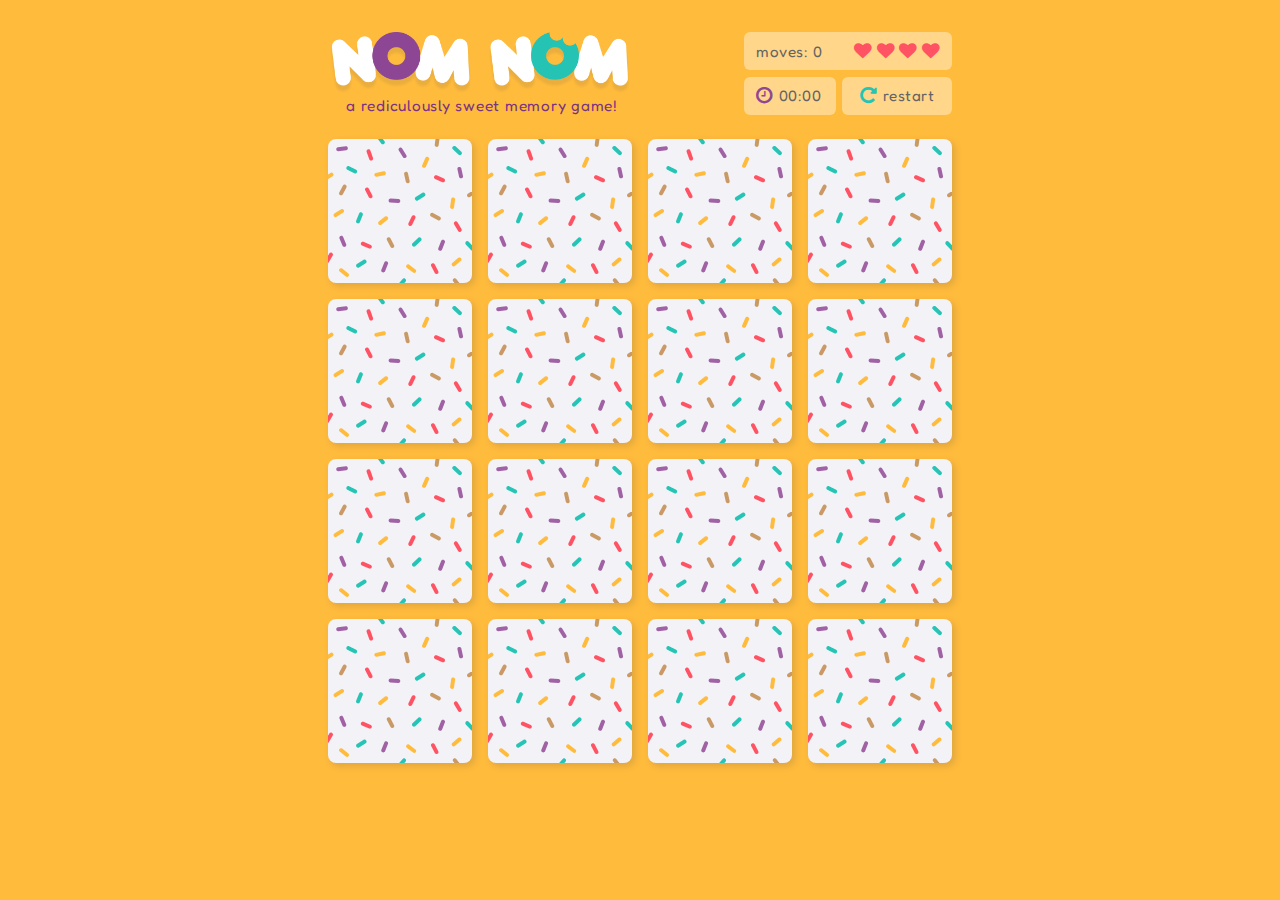
<file: index.html>
<!DOCTYPE html>
<html lang="en">
  <head>
    <meta charset="utf-8" />
    <title>Nom Nom: A rediculously sweet memory game!</title>
    <meta name="viewport" content="width=device-width, initial-scale=1" />
    <link
      rel="stylesheet prefetch"
      href="https://maxcdn.bootstrapcdn.com/font-awesome/4.6.1/css/font-awesome.min.css"
    />
    <link
      href="https://fonts.googleapis.com/css?family=Quicksand:700&display=swap"
      rel="stylesheet prefetch"
    />
    <link
      href="https://fonts.googleapis.com/css?family=Fredoka+One&display=swap"
      rel="stylesheet prefetch"
    />
    <link rel="stylesheet" href="css/index.min.css" />
  </head>
  <body>
    <div class="game-container">
      <div class="game-inner-container">
        <header>
          <div class="nom-logo">
            <!-- <img src="./img/nom_logo_bite.svg" alt="Nom Nom logo" /> -->
            <img src="./img/nom_logo.png" alt="Nom Nom logo" />
            <p class="tagline">a rediculously sweet memory game!</p>
          </div>
          <!-- start score panel -->
          <section class="score-panel">
            <div class="heart-container">
              <div><span>moves: </span><span class="moves number">0</span></div>
              <div class="hearts">
                <i class="fa fa-heart"></i>
                <i class="fa fa-heart"></i>
                <i class="fa fa-heart"></i>
                <i class="fa fa-heart"></i>
              </div>
            </div>
            <div class="timer">
              <i class="fa fa-clock-o"></i>
              <!-- <span>Time: </span> -->
              <label id="minutes" class="number">00</label>:<label
                id="seconds"
                class="number"
                >00</label
              >
            </div>
            <div class="restart">
              <i class="fa fa-repeat"></i>
              <span>restart</span>
            </div>
          </section>
          <!-- end score panel -->
        </header>
        <!-- start deck -->
        <ul class="deck">
          <li class="card">
            <img src="./img/popsicle.svg" alt="popsicle" />
          </li>
          <li class="card">
            <img src="./img/candy.svg" alt="candy" />
          </li>
          <li class="card match">
            <img src="./img/cookies.svg" alt="cookies" />
          </li>
          <li class="card">
            <img src="./img/cupcake.svg" alt="cupcake" />
          </li>
          <li class="card">
            <img src="./img/donut.svg" alt="donut" />
          </li>
          <li class="card match">
            <img src="./img/cookies.svg" alt="cookies" />
          </li>
          <li class="card">
            <img src="./img/icecream.svg" alt="ice cream" />
          </li>
          <li class="card">
            <img src="./img/pancakes.svg" alt="pancakes" />
          </li>
          <li class="card">
            <img src="./img/popsicle.svg" alt="popsicle" />
          </li>
          <li class="card">
            <img src="./img/pie.svg" alt="pie" />
          </li>
          <li class="card">
            <img src="./img/icecream.svg" alt="ice cream" />
          </li>
          <li class="card">
            <img src="./img/pie.svg" alt="pie" />
          </li>
          <li class="card open show">
            <img src="./img/cupcake.svg" alt="cupcake" />
          </li>
          <li class="card">
            <img src="./img/pancakes.svg" alt="pancakes" />
          </li>
          <li class="card">
            <img src="./img/candy.svg" alt="candy" />
          </li>
          <li class="card">
            <img src="./img/donut.svg" alt="donut" />
          </li>
        </ul>
      </div>
    </div>
    <!-- end deck -->
    <!-- start winner modal -->
    <aside class="modal winner" id="modal-winner">
      <div class="modal-content">
        <img
          class="modal-image"
          src="./img/modal_winner.svg"
          alt="Dessert cartoons celebrating"
        />
        <h4>Sweetness!</h4>
        <p>You have an exceptional memory!</p>
        <p>Moves: <span class="modal-moves"></span></p>
        <p>Time: <span class="modal-time"></span></p>
        <p>Rating: <span class="modal-rating"></span></p>
        <button class="play-again">Play Again!</button>
      </div>
    </aside>
    <!-- end modal -->
    <!-- start loser modal -->
    <aside class="modal loser" id="modal-loser">
      <div class="modal-content">
        <img
          class="modal-image"
          src="./img/modal_loser.svg"
          alt="Melting popsicle with sad face"
        />
        <h4>Ruh roh!</h4>
        <p>
          Your blood sugar is extremely low. It must be affecting your memory.
          Grab a sweet treat and try again!
        </p>
        <button class="play-again">Play Again!</button>
      </div>
    </aside>
    <!-- end modal -->
    <script src="js/app.js"></script>
  </body>
</html>
</file>
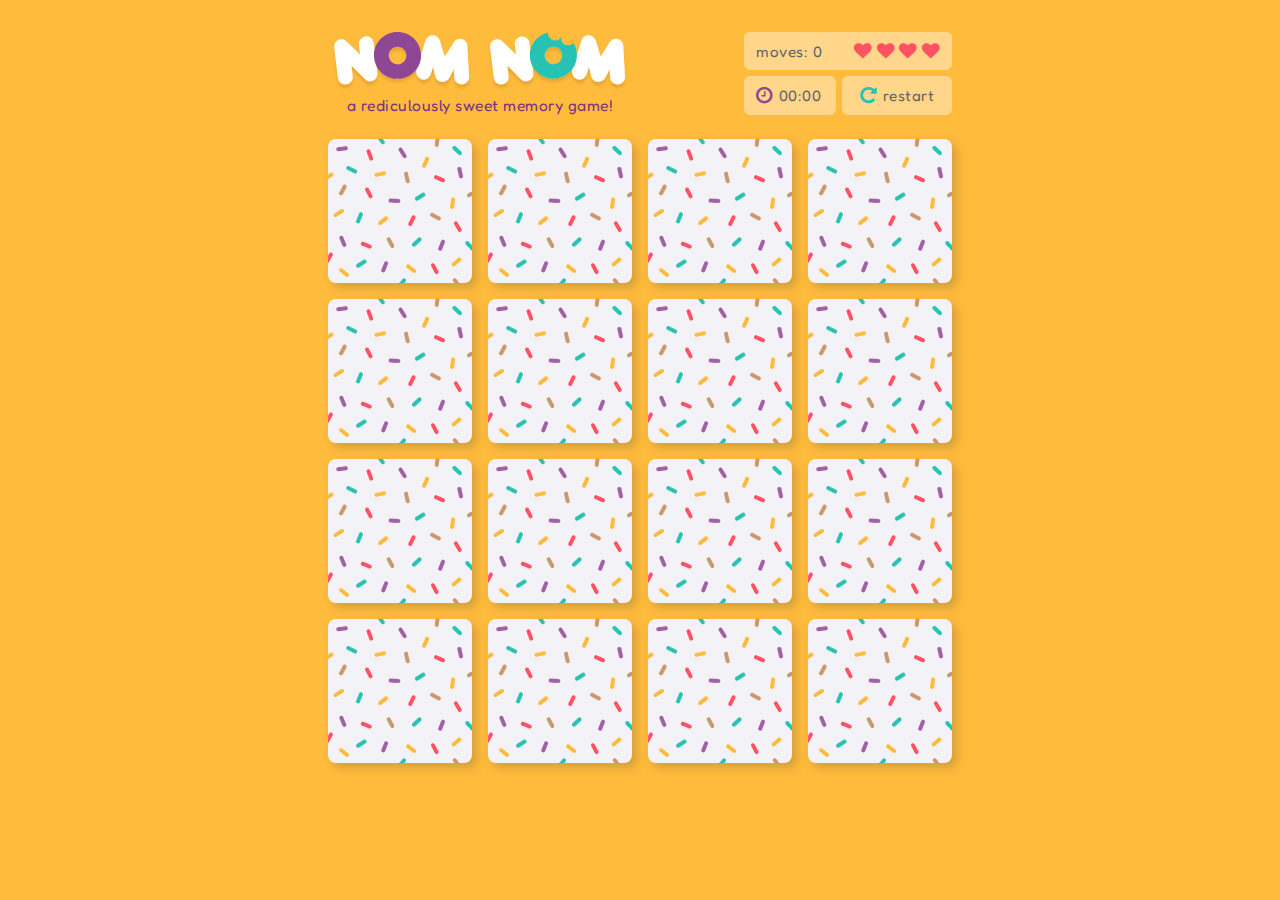
<file: src/index.html>
<!DOCTYPE html>
<html lang="en">
  <head>
    <meta charset="utf-8" />
    <title>Nom Nom: A rediculously sweet memory game!</title>
    <meta name="description" content="" />
    <link
      rel="stylesheet prefetch"
      href="https://maxcdn.bootstrapcdn.com/font-awesome/4.6.1/css/font-awesome.min.css"
    />
    <link
      rel="stylesheet prefetch"
      href="https://fonts.googleapis.com/css?family=Open+Sans:300,400,500,600"
    />
    <link
      href="https://fonts.googleapis.com/css?family=Quicksand:700&display=swap"
      rel="stylesheet prefetch"
    />
    <link
      href="https://fonts.googleapis.com/css?family=Fredoka+One&display=swap"
      rel="stylesheet prefetch"
    />
    <link rel="stylesheet" href="css/index.min.css" />
    <!-- <link rel="stylesheet" href="css/animation.css" />
    <link rel="stylesheet" href="css/responsive.css" /> -->
  </head>
  <body>
    <div class="game-container">
      <div class="game-inner-container">
        <header>
          <div class="nom-logo">
            <img src="./img/nom_logo_bite_s.svg" alt="Nom Nom logo" />
            <p class="tagline">a rediculously sweet memory game!</p>
          </div>
          <!-- start score panel -->
          <section class="score-panel">
            <div class="heart-container">
              <div><span>moves: </span><span class="moves number">0</span></div>
              <div class="hearts">
                <i class="fa fa-heart"></i>
                <i class="fa fa-heart"></i>
                <i class="fa fa-heart"></i>
                <i class="fa fa-heart"></i>
              </div>
            </div>
            <div class="timer">
              <i class="fa fa-clock-o"></i>
              <!-- <span>Time: </span> -->
              <label id="minutes" class="number">00</label>:<label
                id="seconds"
                class="number"
                >00</label
              >
            </div>
            <div class="restart">
              <i class="fa fa-repeat"></i>
              <span>restart</span>
            </div>
          </section>
          <!-- end score panel -->
        </header>
        <!-- start deck -->
        <ul class="deck">
          <li class="card">
            <img src="./img/popsicle.svg" alt="popsicle" />
          </li>
          <li class="card">
            <img src="./img/candy.svg" alt="candy" />
          </li>
          <li class="card match">
            <img src="./img/cookies.svg" alt="cookies" />
          </li>
          <li class="card">
            <img src="./img/cupcake.svg" alt="cupcake" />
          </li>
          <li class="card">
            <img src="./img/donut.svg" alt="donut" />
          </li>
          <li class="card match">
            <img src="./img/cookies.svg" alt="cookies" />
          </li>
          <li class="card">
            <img src="./img/icecream.svg" alt="ice cream" />
          </li>
          <li class="card">
            <img src="./img/pancakes.svg" alt="pancakes" />
          </li>
          <li class="card">
            <img src="./img/popsicle.svg" alt="popsicle" />
          </li>
          <li class="card">
            <img src="./img/pie.svg" alt="pie" />
          </li>
          <li class="card">
            <img src="./img/icecream.svg" alt="ice cream" />
          </li>
          <li class="card">
            <img src="./img/pie.svg" alt="pie" />
          </li>
          <li class="card open show">
            <img src="./img/cupcake.svg" alt="cupcake" />
          </li>
          <li class="card">
            <img src="./img/pancakes.svg" alt="pancakes" />
          </li>
          <li class="card">
            <img src="./img/candy.svg" alt="candy" />
          </li>
          <li class="card">
            <img src="./img/donut.svg" alt="donut" />
          </li>
        </ul>
      </div>
    </div>
    <!-- end deck -->
    <!-- start winner modal -->
    <aside class="modal winner" id="modal-winner">
      <div class="modal-content">
        <img
          class="modal-image"
          src="./img/modal_winner.svg"
          alt="Dessert cartoons celebrating"
        />
        <h4>Sweetness!</h4>
        <p>You have an exceptional memory!</p>
        <p>Moves: <span class="modal-moves"></span></p>
        <p>Time: <span class="modal-time"></span></p>
        <p>Rating: <span class="modal-rating"></span></p>
        <button class="play-again">Play Again!</button>
      </div>
    </aside>
    <!-- end modal -->
    <!-- start loser modal -->
    <aside class="modal loser" id="modal-loser">
      <div class="modal-content">
        <img
          class="modal-image"
          src="./img/modal_loser.svg"
          alt="Melting popsicle with sad face"
        />
        <h4>Ruh roh!</h4>
        <p>
          Your blood sugar is extremely low. It must be affecting your memory.
          Grab a sweet treat and try again!
        </p>
        <button class="play-again">Play Again!</button>
      </div>
    </aside>
    <!-- end modal -->
    <script src="js/app.js"></script>
  </body>
</html>
</file>
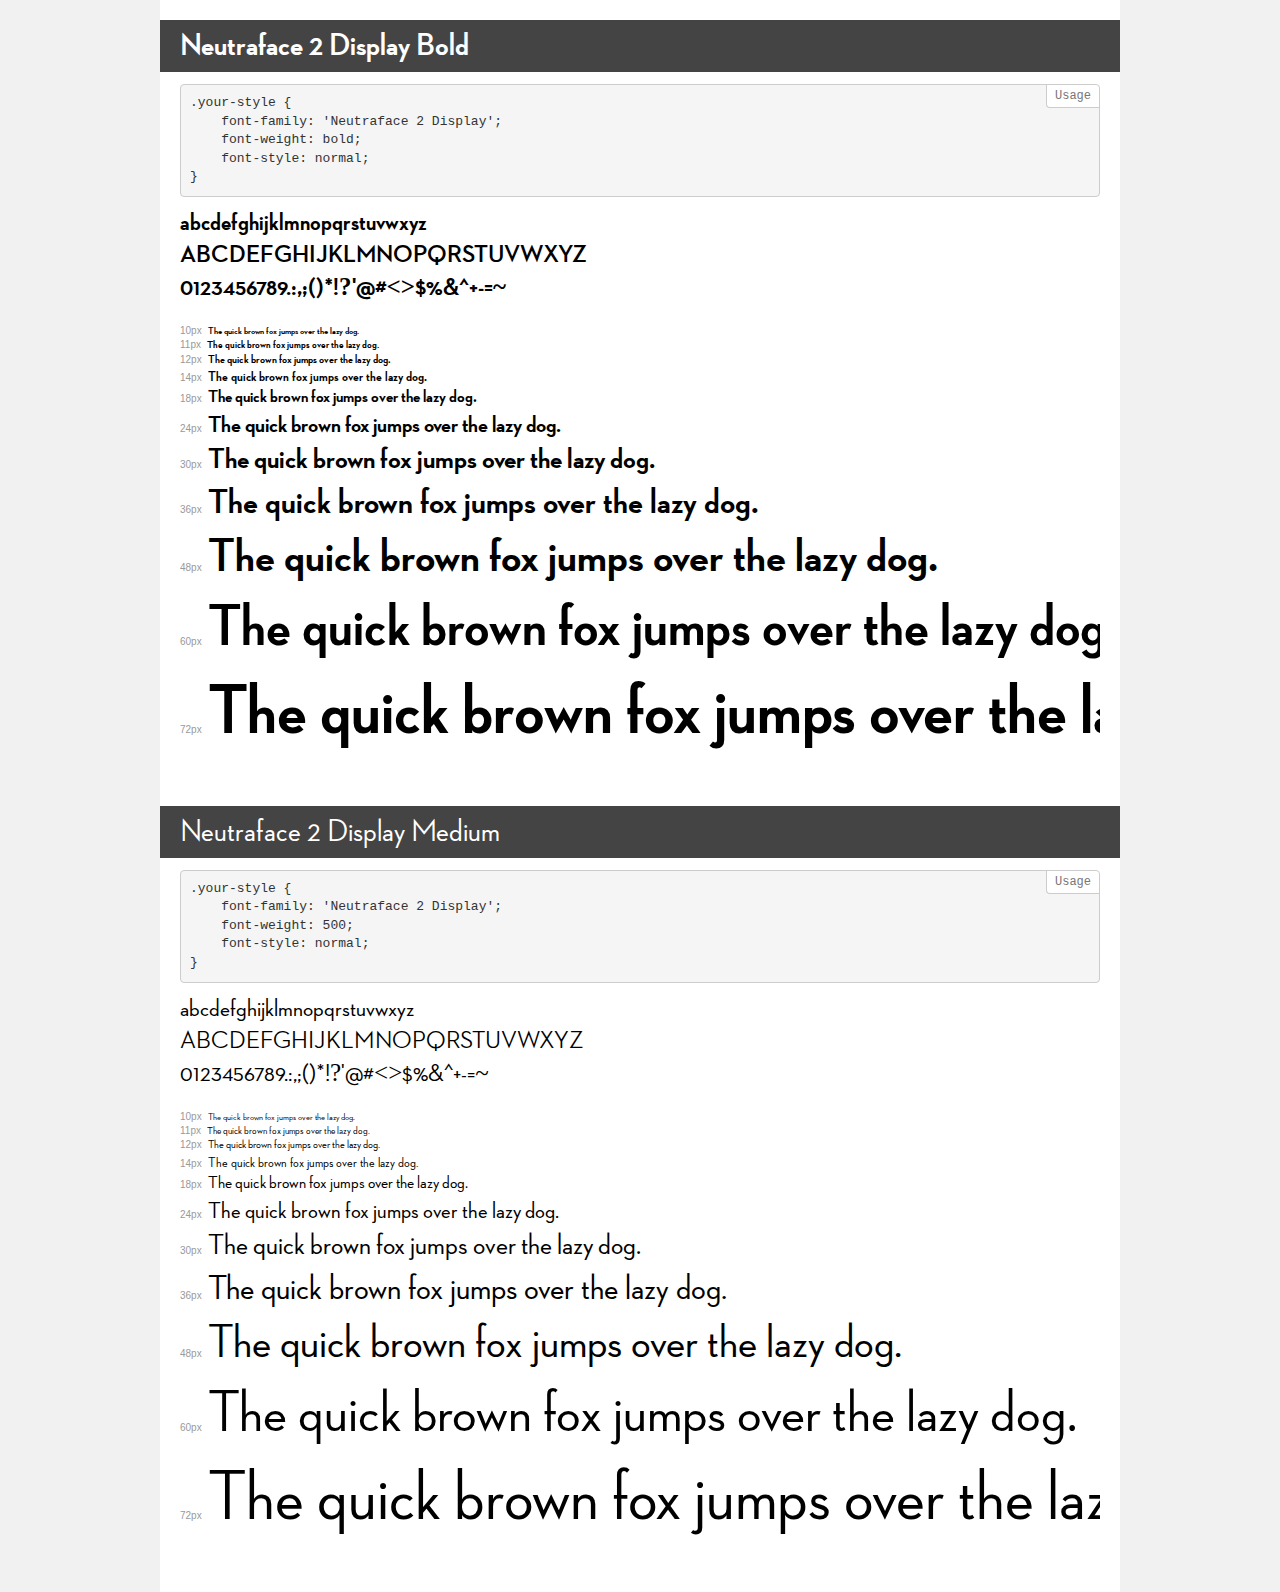
<file: src/fonts/neutra-display/demo.html>
<!DOCTYPE html>
<html>
<head>
    <meta charset="utf-8">
    <meta http-equiv="X-UA-Compatible" content="IE=edge">
    <meta name="viewport" content="width=device-width, initial-scale=1">
    <meta name="robots" content="noindex, noarchive">
    <meta name="format-detection" content="telephone=no">
    <title>Transfonter demo</title>
    <link href="stylesheet.css" rel="stylesheet">
    <style>
        /*
        http://meyerweb.com/eric/tools/css/reset/
        v2.0 | 20110126
        License: none (public domain)
        */
        html, body, div, span, applet, object, iframe,
        h1, h2, h3, h4, h5, h6, p, blockquote, pre,
        a, abbr, acronym, address, big, cite, code,
        del, dfn, em, img, ins, kbd, q, s, samp,
        small, strike, strong, sub, sup, tt, var,
        b, u, i, center,
        dl, dt, dd, ol, ul, li,
        fieldset, form, label, legend,
        table, caption, tbody, tfoot, thead, tr, th, td,
        article, aside, canvas, details, embed,
        figure, figcaption, footer, header, hgroup,
        menu, nav, output, ruby, section, summary,
        time, mark, audio, video {
            margin: 0;
            padding: 0;
            border: 0;
            font-size: 100%;
            font: inherit;
            vertical-align: baseline;
        }
        /* HTML5 display-role reset for older browsers */
        article, aside, details, figcaption, figure,
        footer, header, hgroup, menu, nav, section {
            display: block;
        }
        body {
            line-height: 1;
        }
        ol, ul {
            list-style: none;
        }
        blockquote, q {
            quotes: none;
        }
        blockquote:before, blockquote:after,
        q:before, q:after {
            content: '';
            content: none;
        }
        table {
            border-collapse: collapse;
            border-spacing: 0;
        }
        /* common styles */
        body {
            background: #f1f1f1;
            color: #000;
        }
        .page {
            background: #fff;
            width: 920px;
            margin: 0 auto;
            padding: 20px 20px 0 20px;
            overflow: hidden;
        }
        .font-container {
            overflow-x: auto;
            overflow-y: hidden;
            margin-bottom: 40px;
            line-height: 1.3;
            white-space: nowrap;
            padding-bottom: 5px;
        }
        h1 {
            position: relative;
            background: #444;
            font-size: 32px;
            color: #fff;
            padding: 10px 20px;
            margin: 0 -20px 12px -20px;
        }
        .letters {
            font-size: 25px;
            margin-bottom: 20px;
        }
        .s10:before {
            content: '10px';
        }
        .s11:before {
            content: '11px';
        }
        .s12:before {
            content: '12px';
        }
        .s14:before {
            content: '14px';
        }
        .s18:before {
            content: '18px';
        }
        .s24:before {
            content: '24px';
        }
        .s30:before {
            content: '30px';
        }
        .s36:before {
            content: '36px';
        }
        .s48:before {
            content: '48px';
        }
        .s60:before {
            content: '60px';
        }
        .s72:before {
            content: '72px';
        }
        .s10:before, .s11:before, .s12:before, .s14:before,
        .s18:before, .s24:before, .s30:before, .s36:before,
        .s48:before, .s60:before, .s72:before {
            font-family: Arial, sans-serif;
            font-size: 10px;
            font-weight: normal;
            font-style: normal;
            color: #999;
            padding-right: 6px;
        }
        pre {
            display: block;
            position: relative;
            padding: 9px;
            margin: 0 0 10px;
            font-family: Monaco, Menlo, Consolas, "Courier New", monospace !important;
            font-size: 13px;
            line-height: 1.428571429;
            color: #333;
            font-weight: normal !important;
            font-style: normal !important;
            background-color: #f5f5f5;
            border: 1px solid #ccc;
            overflow-x: auto;
            border-radius: 4px;
        }
        pre:after {
            display: block;
            position: absolute;
            right: 0;
            top: 0;
            content: 'Usage';
            line-height: 1;
            padding: 5px 8px;
            font-size: 12px;
            color: #767676;
            background-color: #fff;
            border: 1px solid #ccc;
            border-right: none;
            border-top: none;
            border-radius: 0 4px 0 4px;
            z-index: 10;
        }
        /* responsive */
        @media (max-width: 959px) {
            .page {
                width: auto;
                margin: 0;
            }
        }
    </style>
</head>
<body>
<div class="page">
    <div class="demo" style="font-family: 'Neutraface 2 Display'; font-weight: bold; font-style: normal;">
        <h1>Neutraface 2 Display Bold</h1>
        <pre>.your-style {
    font-family: 'Neutraface 2 Display';
    font-weight: bold;
    font-style: normal;
}</pre>
        <div class="font-container">
            <p class="letters">
                abcdefghijklmnopqrstuvwxyz<br>
ABCDEFGHIJKLMNOPQRSTUVWXYZ<br>
                0123456789.:,;()*!?'@#<>$%&^+-=~
            </p>
            <p class="s10" style="font-size: 10px;">The quick brown fox jumps over the lazy dog.</p>
            <p class="s11" style="font-size: 11px;">The quick brown fox jumps over the lazy dog.</p>
            <p class="s12" style="font-size: 12px;">The quick brown fox jumps over the lazy dog.</p>
            <p class="s14" style="font-size: 14px;">The quick brown fox jumps over the lazy dog.</p>
            <p class="s18" style="font-size: 18px;">The quick brown fox jumps over the lazy dog.</p>
            <p class="s24" style="font-size: 24px;">The quick brown fox jumps over the lazy dog.</p>
            <p class="s30" style="font-size: 30px;">The quick brown fox jumps over the lazy dog.</p>
            <p class="s36" style="font-size: 36px;">The quick brown fox jumps over the lazy dog.</p>
            <p class="s48" style="font-size: 48px;">The quick brown fox jumps over the lazy dog.</p>
            <p class="s60" style="font-size: 60px;">The quick brown fox jumps over the lazy dog.</p>
            <p class="s72" style="font-size: 72px;">The quick brown fox jumps over the lazy dog.</p>
        </div>
    </div>
    <div class="demo" style="font-family: 'Neutraface 2 Display'; font-weight: 500; font-style: normal;">
        <h1>Neutraface 2 Display Medium</h1>
        <pre>.your-style {
    font-family: 'Neutraface 2 Display';
    font-weight: 500;
    font-style: normal;
}</pre>
        <div class="font-container">
            <p class="letters">
                abcdefghijklmnopqrstuvwxyz<br>
ABCDEFGHIJKLMNOPQRSTUVWXYZ<br>
                0123456789.:,;()*!?'@#<>$%&^+-=~
            </p>
            <p class="s10" style="font-size: 10px;">The quick brown fox jumps over the lazy dog.</p>
            <p class="s11" style="font-size: 11px;">The quick brown fox jumps over the lazy dog.</p>
            <p class="s12" style="font-size: 12px;">The quick brown fox jumps over the lazy dog.</p>
            <p class="s14" style="font-size: 14px;">The quick brown fox jumps over the lazy dog.</p>
            <p class="s18" style="font-size: 18px;">The quick brown fox jumps over the lazy dog.</p>
            <p class="s24" style="font-size: 24px;">The quick brown fox jumps over the lazy dog.</p>
            <p class="s30" style="font-size: 30px;">The quick brown fox jumps over the lazy dog.</p>
            <p class="s36" style="font-size: 36px;">The quick brown fox jumps over the lazy dog.</p>
            <p class="s48" style="font-size: 48px;">The quick brown fox jumps over the lazy dog.</p>
            <p class="s60" style="font-size: 60px;">The quick brown fox jumps over the lazy dog.</p>
            <p class="s72" style="font-size: 72px;">The quick brown fox jumps over the lazy dog.</p>
        </div>
    </div>
</div>
</body>
</html>
</file>
<file: src/fonts/neutra-display/stylesheet.css>
@font-face {
    font-family: 'Neutraface 2 Display';
    src: url('hinted-subset-Neutraface2Display-Bold.woff2') format('woff2'),
        url('hinted-subset-Neutraface2Display-Bold.woff') format('woff');
    font-weight: bold;
    font-style: normal;
}

@font-face {
    font-family: 'Neutraface 2 Display';
    src: url('hinted-subset-Neutraface2Display-Medium.woff2') format('woff2'),
        url('hinted-subset-Neutraface2Display-Medium.woff') format('woff');
    font-weight: 500;
    font-style: normal;
}
</file>
<file: css/index.min.css>
:root{--card-width: 9rem;--card-gap: 1rem;--border-radius: 4px}*,*::before,*::after{-webkit-box-sizing:border-box;box-sizing:border-box}html,body{width:100%;height:100%;margin:0;padding:0}body{background:#ffbb3c;font-family:"Quicksand",sans-serif;-webkit-font-smoothing:antialiased}ul{list-style:none;padding-left:0;margin:0}button{padding:1.25rem 2rem;border:none;border-radius:5px;background-color:#ffbb3c;margin-top:1.75rem;color:white;text-transform:uppercase;font-size:13px;letter-spacing:1.5px;-webkit-transition:all 0.5s ease;transition:all 0.5s ease;-webkit-box-shadow:8px 10px 20px 0 rgba(73,73,73,0.2);box-shadow:8px 10px 20px 0 rgba(73,73,73,0.2);cursor:pointer;font-family:"Fredoka One",sans-serif}button:hover{-webkit-box-shadow:2px 4px 8px 0 rgba(73,73,73,0.3);box-shadow:2px 4px 8px 0 rgba(73,73,73,0.3);background:#f2ae2f}header{display:-webkit-box;display:-ms-flexbox;display:flex;-webkit-box-pack:justify;-ms-flex-pack:justify;justify-content:space-between;margin-bottom:1.5rem}.nom-logo{width:calc((var(--card-width) * 2) + (var(--card-gap)));display:-webkit-box;display:-ms-flexbox;display:flex;-webkit-box-orient:vertical;-webkit-box-direction:normal;-ms-flex-direction:column;flex-direction:column;-webkit-box-pack:end;-ms-flex-pack:end;justify-content:flex-end;font-family:"Fredoka One",sans-serif}.nom-logo>img{width:100%}.nom-logo>p{margin:0;text-align:center;letter-spacing:0.75px;font-size:0.96rem;margin-left:0.25rem;color:#7a3382;white-space:nowrap}.score-panel{text-align:left;width:calc(var(--card-width) + var(--card-gap) + (var(--card-width) / 3));display:-webkit-box;display:-ms-flexbox;display:flex;-webkit-box-pack:end;-ms-flex-pack:end;justify-content:flex-end;-webkit-box-align:end;-ms-flex-align:end;align-items:flex-end;-ms-flex-wrap:wrap;flex-wrap:wrap;color:#646464;font-family:"Fredoka One",sans-serif;font-size:0.95rem;letter-spacing:0.5px}.score-panel>div{background:rgba(255,255,255,0.4);border-radius:6px;padding:0.6rem 0.75rem;display:-webkit-box;display:-ms-flexbox;display:flex;-webkit-box-align:center;-ms-flex-align:center;align-items:center}.score-panel i{font-size:1.2rem}.score-panel .heart-container{-webkit-box-pack:justify;-ms-flex-pack:justify;justify-content:space-between;-webkit-box-flex:0;-ms-flex:0 0 100%;flex:0 0 100%;margin-bottom:6px;display:-webkit-box;display:-ms-flexbox;display:flex}.score-panel .hearts{margin:0;padding:0;display:-webkit-box;display:-ms-flexbox;display:flex;-ms-flex-item-align:end;align-self:flex-end}.score-panel .hearts>i{color:#ff5363;font-size:1.1rem}.score-panel .hearts>i:not(:last-child){margin-right:0.25rem}.score-panel .hearts>i.inactive{color:#ffbb3c}.score-panel .timer i,.score-panel .restart i{margin-right:0.4rem}.score-panel .restart{cursor:pointer;-webkit-box-flex:1;-ms-flex:1 1;flex:1 1;-webkit-box-pack:center;-ms-flex-pack:center;justify-content:center;-webkit-transition:background 0.3s ease;transition:background 0.3s ease}.score-panel .restart i{color:#26c4b5}.score-panel .restart:hover{background:#26c4b5;color:#fff}.score-panel .restart:hover i{color:#f3f2f7}.score-panel .timer{margin-right:6px;min-width:92px}.score-panel .timer i{color:#8e4795}.score-panel .hearts li,.modal-rating li{list-style:none;display:inline-block}.game-container{display:-webkit-box;display:-ms-flexbox;display:flex;-webkit-box-align:center;-ms-flex-align:center;align-items:center;-webkit-box-orient:vertical;-webkit-box-direction:normal;-ms-flex-direction:column;flex-direction:column;padding:2rem}.game-inner-container{max-width:calc((var(--card-width) * 4) + (var(--card-gap) * 3));width:100%}.deck{width:100%;display:-webkit-box;display:-ms-flexbox;display:flex;-ms-flex-wrap:wrap;flex-wrap:wrap;-webkit-box-pack:center;-ms-flex-pack:center;justify-content:center}.deck .card{height:var(--card-width);width:var(--card-width);background:#2e3d49;color:#ffffff;border-radius:8px;cursor:pointer;-webkit-box-shadow:3px 3px 7px 0 rgba(92,81,68,0.2);box-shadow:3px 3px 7px 0 rgba(92,81,68,0.2);margin:0 var(--card-gap) var(--card-gap) 0;background-image:url("../img/sprinkles.svg");background-color:#f3f2f7;background-repeat:no-repeat;background-position:center;background-size:cover}.deck .card:nth-child(4n){margin-right:0}.deck .card:nth-child(n+13){margin-bottom:0}.deck .card>img{height:0}.deck .card.open{-webkit-transform:rotateY(0);transform:rotateY(0);background:#8e4795;cursor:default;-webkit-animation-duration:0.75s;animation-duration:0.75s;-webkit-backface-visibility:visible;backface-visibility:visible;-webkit-animation-name:flipInY;animation-name:flipInY}.deck .card.show>img{display:inline-block;vertical-align:middle;height:100%;width:100%;padding:20%;text-align:center}.deck .card.match{cursor:default;background:#8e4795;-webkit-animation-duration:0.75s;animation-duration:0.75s;-webkit-animation-name:tada;animation-name:tada}.deck .card.incorrect{background:#ff5363}.deck .card.disabled{pointer-events:none}.wobble{-webkit-animation-name:wobble !important;animation-name:wobble !important}.modal{opacity:0;display:none;-webkit-transition:all 0.5s ease;transition:all 0.5s ease;position:fixed;z-index:1;left:0;top:0;width:100%;height:100%;overflow:auto;line-height:1.75}.modal.winner{background-color:rgba(142,71,147,0.95)}.modal.winner .modal-content{-webkit-box-shadow:5px 5px 35px 0 rgba(62,36,67,0.65);box-shadow:5px 5px 35px 0 rgba(62,36,67,0.65)}.modal.winner .modal-content:after{top:165px}.modal.loser{background-color:rgba(38,196,181,0.95)}.modal.loser button{background-color:#ff5363}.modal.loser button:hover{background-color:#eb3f4f}.modal.loser .modal-content{width:340px;-webkit-box-shadow:5px 5px 35px 0 rgba(24,91,91,0.5);box-shadow:5px 5px 35px 0 rgba(24,91,91,0.5)}.modal.loser .modal-content:before{background-color:#ff5363;height:160px}.modal.loser .modal-content:after{top:125px}.modal.loser .modal-image{max-height:150px}.modal.loser h4{line-height:1.75}.modal h4{font-size:3.2rem;color:#8e4795;margin:0;font-weight:300;line-height:1.5;font-family:"Fredoka One",sans-serif;letter-spacing:0.5px}.modal p{margin:0;margin:0.25em 0 0;color:#7b7b7b;font-family:"Quicksand", sans-serif;letter-spacing:0;font-weight:700}.modal p:first-of-type{margin:0 0 0.75rem}.modal.visible{opacity:1}.modal.display{display:-webkit-box;display:-ms-flexbox;display:flex;-webkit-box-pack:center;-ms-flex-pack:center;justify-content:center;-webkit-box-align:center;-ms-flex-align:center;align-items:center}.modal-content{background-color:#fff;margin:auto;padding:30px;width:370px;border-radius:20px;text-align:center;position:relative;-webkit-animation-name:bounceInDown;animation-name:bounceInDown;-webkit-animation-duration:1s;animation-duration:1s;-webkit-animation-fill-mode:both;animation-fill-mode:both}.modal-content:before{content:"";width:100%;height:200px;background:#ffbb3c;position:absolute;top:0;left:0;z-index:-1;border-radius:20px 20px 0 0}.modal-content:after{content:"";position:absolute;width:100%;height:75px;background:#fff;left:0;z-index:-1;border-radius:100%}.modal-image{width:100%}.modal-open{overflow:hidden}.modal-rating{color:#ff5363}.modal-rating .inactive{color:#eaeaea}@-webkit-keyframes bounceInDown{from,60%,75%,90%,to{-webkit-animation-timing-function:cubic-bezier(0.215, 0.61, 0.355, 1)}0%{opacity:0;-webkit-transform:translate3d(0, -3000px, 0)}60%{opacity:1;-webkit-transform:translate3d(0, 25px, 0)}75%{-webkit-transform:translate3d(0, -10px, 0)}90%{-webkit-transform:translate3d(0, 5px, 0)}to{-webkit-transform:translate3d(0, 0, 0)}}@keyframes bounceInDown{from,60%,75%,90%,to{-webkit-animation-timing-function:cubic-bezier(0.215, 0.61, 0.355, 1);animation-timing-function:cubic-bezier(0.215, 0.61, 0.355, 1)}0%{opacity:0;-webkit-transform:translate3d(0, -3000px, 0);transform:translate3d(0, -3000px, 0)}60%{opacity:1;-webkit-transform:translate3d(0, 25px, 0);transform:translate3d(0, 25px, 0)}75%{-webkit-transform:translate3d(0, -10px, 0);transform:translate3d(0, -10px, 0)}90%{-webkit-transform:translate3d(0, 5px, 0);transform:translate3d(0, 5px, 0)}to{-webkit-transform:translate3d(0, 0, 0);transform:translate3d(0, 0, 0)}}@-webkit-keyframes flipInY{from{-webkit-transform:perspective(400px) rotate3d(0, 1, 0, 90deg);-webkit-animation-timing-function:ease-in}40%{-webkit-transform:perspective(400px) rotate3d(0, 1, 0, -20deg);-webkit-animation-timing-function:ease-in}60%{-webkit-transform:perspective(400px) rotate3d(0, 1, 0, 10deg);opacity:1}80%{-webkit-transform:perspective(400px) rotate3d(0, 1, 0, -5deg)}to{-webkit-transform:perspective(400px)}}@keyframes flipInY{from{-webkit-transform:perspective(400px) rotate3d(0, 1, 0, 90deg);transform:perspective(400px) rotate3d(0, 1, 0, 90deg);-webkit-animation-timing-function:ease-in;animation-timing-function:ease-in}40%{-webkit-transform:perspective(400px) rotate3d(0, 1, 0, -20deg);transform:perspective(400px) rotate3d(0, 1, 0, -20deg);-webkit-animation-timing-function:ease-in;animation-timing-function:ease-in}60%{-webkit-transform:perspective(400px) rotate3d(0, 1, 0, 10deg);transform:perspective(400px) rotate3d(0, 1, 0, 10deg);opacity:1}80%{-webkit-transform:perspective(400px) rotate3d(0, 1, 0, -5deg);transform:perspective(400px) rotate3d(0, 1, 0, -5deg)}to{-webkit-transform:perspective(400px);transform:perspective(400px)}}@-webkit-keyframes wobble{from{-webkit-transform:translate3d(0, 0, 0)}15%{-webkit-transform:translate3d(-25%, 0, 0) rotate3d(0, 0, 1, -5deg)}30%{-webkit-transform:translate3d(20%, 0, 0) rotate3d(0, 0, 1, 3deg)}45%{-webkit-transform:translate3d(-15%, 0, 0) rotate3d(0, 0, 1, -3deg)}60%{-webkit-transform:translate3d(10%, 0, 0) rotate3d(0, 0, 1, 2deg)}75%{-webkit-transform:translate3d(-5%, 0, 0) rotate3d(0, 0, 1, -1deg)}to{-webkit-transform:translate3d(0, 0, 0)}}@keyframes wobble{from{-webkit-transform:translate3d(0, 0, 0);transform:translate3d(0, 0, 0)}15%{-webkit-transform:translate3d(-25%, 0, 0) rotate3d(0, 0, 1, -5deg);transform:translate3d(-25%, 0, 0) rotate3d(0, 0, 1, -5deg)}30%{-webkit-transform:translate3d(20%, 0, 0) rotate3d(0, 0, 1, 3deg);transform:translate3d(20%, 0, 0) rotate3d(0, 0, 1, 3deg)}45%{-webkit-transform:translate3d(-15%, 0, 0) rotate3d(0, 0, 1, -3deg);transform:translate3d(-15%, 0, 0) rotate3d(0, 0, 1, -3deg)}60%{-webkit-transform:translate3d(10%, 0, 0) rotate3d(0, 0, 1, 2deg);transform:translate3d(10%, 0, 0) rotate3d(0, 0, 1, 2deg)}75%{-webkit-transform:translate3d(-5%, 0, 0) rotate3d(0, 0, 1, -1deg);transform:translate3d(-5%, 0, 0) rotate3d(0, 0, 1, -1deg)}to{-webkit-transform:translate3d(0, 0, 0);transform:translate3d(0, 0, 0)}}@-webkit-keyframes tada{from{-webkit-transform:scale3d(1, 1, 1)}10%,20%{-webkit-transform:scale3d(0.9, 0.9, 0.9) rotate3d(0, 0, 1, -3deg)}30%,50%,70%,90%{-webkit-transform:scale3d(1.1, 1.1, 1.1) rotate3d(0, 0, 1, 3deg)}40%,60%,80%{-webkit-transform:scale3d(1.1, 1.1, 1.1) rotate3d(0, 0, 1, -3deg)}to{-webkit-transform:scale3d(1, 1, 1)}}@keyframes tada{from{-webkit-transform:scale3d(1, 1, 1);transform:scale3d(1, 1, 1)}10%,20%{-webkit-transform:scale3d(0.9, 0.9, 0.9) rotate3d(0, 0, 1, -3deg);transform:scale3d(0.9, 0.9, 0.9) rotate3d(0, 0, 1, -3deg)}30%,50%,70%,90%{-webkit-transform:scale3d(1.1, 1.1, 1.1) rotate3d(0, 0, 1, 3deg);transform:scale3d(1.1, 1.1, 1.1) rotate3d(0, 0, 1, 3deg)}40%,60%,80%{-webkit-transform:scale3d(1.1, 1.1, 1.1) rotate3d(0, 0, 1, -3deg);transform:scale3d(1.1, 1.1, 1.1) rotate3d(0, 0, 1, -3deg)}to{-webkit-transform:scale3d(1, 1, 1);transform:scale3d(1, 1, 1)}}@media (min-width: 700px) and (max-height: 765px){:root{--card-width: 8rem}.score-panel{width:calc(var(--card-width) + var(--card-gap) + (var(--card-width) / 2))}.nom-logo>p{font-size:0.85rem}}@media (min-width: 700px) and (max-height: 700px){:root{--card-width: 7rem;--card-gap: 0.875rem}.nom-logo>p{font-size:0.77rem;letter-spacing:0.4px}.score-panel{font-size:0.8rem}.score-panel>div{padding:0.5rem 0.65rem}.score-panel i{font-size:1.1rem}.score-panel .hearts>i{font-size:1rem}.score-panel .timer{min-width:83px}.deck.card{-webkit-box-shadow:2px 2px 6px 0 rgba(92,81,68,0.25);box-shadow:2px 2px 6px 0 rgba(92,81,68,0.25)}}@media (min-width: 1000px) and (min-height: 950px){:root{--card-width: 10rem;--card-gap: 1.5rem}header{margin-bottom:2rem}.nom-logo>p{font-size:1.1rem}.score-panel{font-size:1.1rem}.score-panel>div{padding:0.7rem 0.85rem}.score-panel i{font-size:1.3rem}.score-panel .heart-container{margin-bottom:9px}.score-panel .hearts>i{font-size:1.2rem}.score-panel .timer{min-width:103px;margin-right:9px}}@media (min-width: 1000px) and (min-height: 1050px){:root{--card-width: 11rem}.nom-logo>p{font-size:1.22rem}.score-panel{font-size:1.15rem}.score-panel>div{padding:0.8rem 1rem}.score-panel i{font-size:1.4rem}.score-panel .hearts>i{font-size:1.3rem}.score-panel .timer{min-width:113px}}@media (min-width: 1000px) and (min-height: 1150px){:root{--card-width: 12rem}.nom-logo>p{font-size:1.33rem}.score-panel{font-size:1.25rem}.score-panel>div{padding:0.85rem 1.05rem}.score-panel i{font-size:1.5rem}.score-panel .hearts>i{font-size:1.4rem}.score-panel .timer{min-width:120px}.score-panel .timer i,.score-panel .restart i{margin-right:0.5rem}}@media (min-width: 1000px) and (min-height: 1250px){:root{--card-width: 13rem}header{margin-bottom:2.5rem}.nom-logo{width:calc((var(--card-width) * 2) + (var(--card-gap)) - 8px)}.nom-logo>p{font-size:1.42em}.score-panel{font-size:1.3rem}.score-panel>div{padding:0.9rem 1.25rem}.score-panel i{font-size:1.6rem}.score-panel .hearts>i{font-size:1.5rem}.score-panel .timer{min-width:130px}}@media (max-width: 700px){.game-container{padding:2rem 1rem}header{-webkit-box-orient:vertical;-webkit-box-direction:normal;-ms-flex-direction:column;flex-direction:column;-webkit-box-align:center;-ms-flex-align:center;align-items:center}.nom-logo{margin-bottom:1.5rem;padding-left:0;width:305px}.nom-logo>p{font-size:0.97rem;margin-top:0.07rem}.score-panel{width:100%;-webkit-box-pack:center;-ms-flex-pack:center;justify-content:center}.score-panel .heart-container{-ms-flex-preferred-size:auto;flex-basis:auto;margin-bottom:0;margin-right:6px}.score-panel .heart-container .moves.number{margin-right:0.4rem}.score-panel .restart{-webkit-box-flex:0;-ms-flex:0;flex:0}.score-panel .timer{min-width:91px}.deck .card{width:calc(25% - ((1rem * 3) / 4));padding-bottom:calc(25% - ((1rem * 3) / 4));margin:0 1rem 1rem 0;height:auto;position:relative;background-size:calc(100% + 2px)}.deck .card>img{position:absolute}}@media (max-width: 600px){.nom-logo{width:290px}.nom-logo>p{font-size:0.92rem}.score-panel{font-size:0.9rem}.score-panel i{font-size:1.1rem}.score-panel .hearts{-ms-flex-item-align:unset;-ms-grid-row-align:unset;align-self:unset}.score-panel .hearts>i{font-size:1rem}.score-panel .timer{min-width:87px}}@media (max-width: 550px){.deck .card{width:calc(25% - ((0.75rem * 3) / 4));padding-bottom:calc(25% - ((0.75rem * 3) / 4));margin:0 0.75rem 0.75rem 0}.deck .card.show>img{padding:17%}.modal.loser .modal-content,.modal-content{width:80%}.modal h4{font-size:10.5vw}.modal p{font-size:3.5vw}.modal.loser.p{font-size:3.4vw}.modal.winner .modal-content:after{top:31%}.modal-content:before{height:38%}button{font-size:2.875vw;padding:6% 8%}}@media (max-width: 450px){:root{--card-width: 8rem}.nom-logo{width:255px}.nom-logo>p{font-size:0.83rem;letter-spacing:0.4px}.score-panel{font-size:0.85rem;letter-spacing:0.3px}.score-panel i{font-size:1rem}.score-panel>div{padding:0.6rem}.score-panel .heart-container .moves.number{margin-right:0.3rem}.score-panel .hearts>i{font-size:0.9rem}.score-panel .hearts>i:not(:last-child){margin-right:0.2rem}.score-panel .timer{min-width:76px}.score-panel .timer i,.score-panel .restart i{margin-right:0.3rem}}@media (max-width: 358px){.game-inner-container{position:relative;padding-bottom:calc(35.19px + 1.5rem)}.score-panel .restart{position:absolute;bottom:0}.deck .card{margin:0 0.6rem 0.6rem 0}}
/*# sourceMappingURL=index.min.css.map */
</file>
<file: src/css/index.min.css>
:root{--card-width: 9rem;--card-gap: 1rem}*,*::before,*::after{-webkit-box-sizing:border-box;box-sizing:border-box}html,body{width:100%;height:100%;margin:0;padding:0}body{background:#ffbb3c;font-family:"Quicksand",sans-serif;-webkit-font-smoothing:antialiased}ul{list-style:none;padding-left:0;margin:0}button{padding:1.25rem 2rem;border:none;border-radius:5px;background-color:#ffbb3c;margin-top:1.75rem;color:white;text-transform:uppercase;font-size:13px;letter-spacing:1.5px;-webkit-transition:all 0.5s ease;transition:all 0.5s ease;-webkit-box-shadow:8px 10px 20px 0 rgba(73,73,73,0.2);box-shadow:8px 10px 20px 0 rgba(73,73,73,0.2);cursor:pointer;font-family:"Fredoka One",sans-serif}button:hover{-webkit-box-shadow:2px 4px 8px 0 rgba(73,73,73,0.3);box-shadow:2px 4px 8px 0 rgba(73,73,73,0.3);background:#f2ae2f}header{display:-webkit-box;display:-ms-flexbox;display:flex;-webkit-box-pack:justify;-ms-flex-pack:justify;justify-content:space-between;margin-bottom:1.5rem}.nom-logo{width:calc((var(--card-width) * 2) + (var(--card-gap)));display:-webkit-box;display:-ms-flexbox;display:flex;-webkit-box-orient:vertical;-webkit-box-direction:normal;-ms-flex-direction:column;flex-direction:column;-webkit-box-pack:justify;-ms-flex-pack:justify;justify-content:space-between;font-family:"Fredoka One",sans-serif}.nom-logo>p{margin:0;text-align:center;letter-spacing:0.5px;font-size:0.98rem;margin-top:-5px;color:#7a3382}.score-panel{text-align:left;width:calc(var(--card-width) + var(--card-gap) + (var(--card-width) / 3));display:-webkit-box;display:-ms-flexbox;display:flex;-webkit-box-pack:end;-ms-flex-pack:end;justify-content:flex-end;-webkit-box-align:end;-ms-flex-align:end;align-items:flex-end;-ms-flex-wrap:wrap;flex-wrap:wrap;color:#646464;font-family:"Fredoka One",sans-serif;font-size:0.95rem;letter-spacing:0.5px}.score-panel>div{background:rgba(255,255,255,0.4);border-radius:6px;padding:0.6rem 0.75rem;display:-webkit-box;display:-ms-flexbox;display:flex;-webkit-box-align:center;-ms-flex-align:center;align-items:center}.score-panel i{font-size:1.2rem}.score-panel .heart-container{-webkit-box-pack:justify;-ms-flex-pack:justify;justify-content:space-between;-webkit-box-flex:0;-ms-flex:0 0 100%;flex:0 0 100%;margin-bottom:6px;display:-webkit-box;display:-ms-flexbox;display:flex}.score-panel .hearts{margin:0;padding:0;display:-webkit-box;display:-ms-flexbox;display:flex;-ms-flex-item-align:end;align-self:flex-end}.score-panel .hearts>i{color:#ff5363;font-size:1.1rem}.score-panel .hearts>i:not(:last-child){margin-right:0.25rem}.score-panel .hearts>i.inactive{color:#ffbb3c}.score-panel .timer i,.score-panel .restart i{margin-right:0.4rem}.score-panel .restart{cursor:pointer;-webkit-box-flex:1;-ms-flex:1 1;flex:1 1;-webkit-box-pack:center;-ms-flex-pack:center;justify-content:center;-webkit-transition:background 0.3s ease;transition:background 0.3s ease}.score-panel .restart i{color:#26c4b5}.score-panel .restart:hover{background:#26c4b5;color:#fff}.score-panel .restart:hover i{color:#f3f2f7}.score-panel .timer{margin-right:6px;min-width:92px}.score-panel .timer i{color:#8e4795}.score-panel .hearts li,.modal-rating li{list-style:none;display:inline-block}.game-container{display:-webkit-box;display:-ms-flexbox;display:flex;-webkit-box-align:center;-ms-flex-align:center;align-items:center;-webkit-box-orient:vertical;-webkit-box-direction:normal;-ms-flex-direction:column;flex-direction:column;padding:2rem}.game-inner-container{max-width:calc((var(--card-width) * 4) + (var(--card-gap) * 3));width:100%}.deck{width:100%;display:-webkit-box;display:-ms-flexbox;display:flex;-ms-flex-wrap:wrap;flex-wrap:wrap;-webkit-box-pack:center;-ms-flex-pack:center;justify-content:center}.deck .card{height:var(--card-width);width:var(--card-width);background:#2e3d49;color:#ffffff;border-radius:8px;cursor:pointer;-webkit-box-shadow:5px 5px 10px 0 rgba(92,81,68,0.25);box-shadow:5px 5px 10px 0 rgba(92,81,68,0.25);margin:0 var(--card-gap) var(--card-gap) 0;background-image:url("../img/sprinkles.svg");background-color:#f3f2f7;background-repeat:no-repeat;background-position:center;background-size:cover}.deck .card:nth-child(4n){margin-right:0}.deck .card:nth-child(n+13){margin-bottom:0}.deck .card>img{height:0}.deck .card.open{-webkit-transform:rotateY(0);transform:rotateY(0);background:#8e4795;cursor:default;-webkit-animation-duration:0.75s;animation-duration:0.75s;-webkit-backface-visibility:visible;backface-visibility:visible;-webkit-animation-name:flipInY;animation-name:flipInY}.deck .card.show>img{display:inline-block;vertical-align:middle;height:100%;width:100%;padding:20%;text-align:center}.deck .card.match{cursor:default;background:#8e4795;-webkit-animation-duration:0.75s;animation-duration:0.75s;-webkit-animation-name:tada;animation-name:tada}.deck .card.incorrect{background:#ff5363}.deck .card.disabled{pointer-events:none}.wobble{-webkit-animation-name:wobble !important;animation-name:wobble !important}.modal{opacity:0;display:none;-webkit-transition:all 0.5s ease;transition:all 0.5s ease;position:fixed;z-index:1;left:0;top:0;width:100%;height:100%;overflow:auto;line-height:1.75}.modal.winner{background-color:rgba(142,71,147,0.95)}.modal.winner .modal-content{-webkit-box-shadow:5px 5px 35px 0 rgba(62,36,67,0.65);box-shadow:5px 5px 35px 0 rgba(62,36,67,0.65)}.modal.winner .modal-content:after{top:165px}.modal.loser{background-color:rgba(38,196,181,0.95)}.modal.loser button{background-color:#ff5363}.modal.loser button:hover{background-color:#eb3f4f}.modal.loser .modal-content{width:340px;-webkit-box-shadow:5px 5px 35px 0 rgba(24,91,91,0.5);box-shadow:5px 5px 35px 0 rgba(24,91,91,0.5)}.modal.loser .modal-content:before{background-color:#ff5363;height:160px}.modal.loser .modal-content:after{top:125px}.modal.loser .modal-image{max-height:150px}.modal.loser h4{line-height:1.75}.modal h4{font-size:3.2rem;color:#8e4795;margin:0;font-weight:300;line-height:1.5;font-family:"Fredoka One",sans-serif;letter-spacing:0.5px}.modal p{margin:0;color:#7b7b7b;font-family:"Quicksand", sans-serif;letter-spacing:0}.modal p:first-of-type{margin:0 0 0.75rem}.modal.visible{opacity:1}.modal.display{display:-webkit-box;display:-ms-flexbox;display:flex;-webkit-box-pack:center;-ms-flex-pack:center;justify-content:center;-webkit-box-align:center;-ms-flex-align:center;align-items:center}.modal-content{background-color:#fff;margin:auto;padding:30px;width:370px;border-radius:20px;text-align:center;position:relative;-webkit-animation-name:bounceInDown;animation-name:bounceInDown;-webkit-animation-duration:1s;animation-duration:1s;-webkit-animation-fill-mode:both;animation-fill-mode:both}.modal-content:before{content:"";width:100%;height:200px;background:#ffbb3c;position:absolute;top:0;left:0;z-index:-1;border-radius:20px 20px 0 0}.modal-content:after{content:"";position:absolute;width:100%;height:75px;background:#fff;left:0;z-index:-1;border-radius:100%}.modal-image{width:100%}.modal-open{overflow:hidden}.modal-rating{color:#ff5363}@-webkit-keyframes bounceInDown{from,60%,75%,90%,to{-webkit-animation-timing-function:cubic-bezier(0.215, 0.61, 0.355, 1)}0%{opacity:0;-webkit-transform:translate3d(0, -3000px, 0)}60%{opacity:1;-webkit-transform:translate3d(0, 25px, 0)}75%{-webkit-transform:translate3d(0, -10px, 0)}90%{-webkit-transform:translate3d(0, 5px, 0)}to{-webkit-transform:translate3d(0, 0, 0)}}@keyframes bounceInDown{from,60%,75%,90%,to{-webkit-animation-timing-function:cubic-bezier(0.215, 0.61, 0.355, 1);animation-timing-function:cubic-bezier(0.215, 0.61, 0.355, 1)}0%{opacity:0;-webkit-transform:translate3d(0, -3000px, 0);transform:translate3d(0, -3000px, 0)}60%{opacity:1;-webkit-transform:translate3d(0, 25px, 0);transform:translate3d(0, 25px, 0)}75%{-webkit-transform:translate3d(0, -10px, 0);transform:translate3d(0, -10px, 0)}90%{-webkit-transform:translate3d(0, 5px, 0);transform:translate3d(0, 5px, 0)}to{-webkit-transform:translate3d(0, 0, 0);transform:translate3d(0, 0, 0)}}@-webkit-keyframes flipInY{from{-webkit-transform:perspective(400px) rotate3d(0, 1, 0, 90deg);-webkit-animation-timing-function:ease-in}40%{-webkit-transform:perspective(400px) rotate3d(0, 1, 0, -20deg);-webkit-animation-timing-function:ease-in}60%{-webkit-transform:perspective(400px) rotate3d(0, 1, 0, 10deg);opacity:1}80%{-webkit-transform:perspective(400px) rotate3d(0, 1, 0, -5deg)}to{-webkit-transform:perspective(400px)}}@keyframes flipInY{from{-webkit-transform:perspective(400px) rotate3d(0, 1, 0, 90deg);transform:perspective(400px) rotate3d(0, 1, 0, 90deg);-webkit-animation-timing-function:ease-in;animation-timing-function:ease-in}40%{-webkit-transform:perspective(400px) rotate3d(0, 1, 0, -20deg);transform:perspective(400px) rotate3d(0, 1, 0, -20deg);-webkit-animation-timing-function:ease-in;animation-timing-function:ease-in}60%{-webkit-transform:perspective(400px) rotate3d(0, 1, 0, 10deg);transform:perspective(400px) rotate3d(0, 1, 0, 10deg);opacity:1}80%{-webkit-transform:perspective(400px) rotate3d(0, 1, 0, -5deg);transform:perspective(400px) rotate3d(0, 1, 0, -5deg)}to{-webkit-transform:perspective(400px);transform:perspective(400px)}}@-webkit-keyframes wobble{from{-webkit-transform:translate3d(0, 0, 0)}15%{-webkit-transform:translate3d(-25%, 0, 0) rotate3d(0, 0, 1, -5deg)}30%{-webkit-transform:translate3d(20%, 0, 0) rotate3d(0, 0, 1, 3deg)}45%{-webkit-transform:translate3d(-15%, 0, 0) rotate3d(0, 0, 1, -3deg)}60%{-webkit-transform:translate3d(10%, 0, 0) rotate3d(0, 0, 1, 2deg)}75%{-webkit-transform:translate3d(-5%, 0, 0) rotate3d(0, 0, 1, -1deg)}to{-webkit-transform:translate3d(0, 0, 0)}}@keyframes wobble{from{-webkit-transform:translate3d(0, 0, 0);transform:translate3d(0, 0, 0)}15%{-webkit-transform:translate3d(-25%, 0, 0) rotate3d(0, 0, 1, -5deg);transform:translate3d(-25%, 0, 0) rotate3d(0, 0, 1, -5deg)}30%{-webkit-transform:translate3d(20%, 0, 0) rotate3d(0, 0, 1, 3deg);transform:translate3d(20%, 0, 0) rotate3d(0, 0, 1, 3deg)}45%{-webkit-transform:translate3d(-15%, 0, 0) rotate3d(0, 0, 1, -3deg);transform:translate3d(-15%, 0, 0) rotate3d(0, 0, 1, -3deg)}60%{-webkit-transform:translate3d(10%, 0, 0) rotate3d(0, 0, 1, 2deg);transform:translate3d(10%, 0, 0) rotate3d(0, 0, 1, 2deg)}75%{-webkit-transform:translate3d(-5%, 0, 0) rotate3d(0, 0, 1, -1deg);transform:translate3d(-5%, 0, 0) rotate3d(0, 0, 1, -1deg)}to{-webkit-transform:translate3d(0, 0, 0);transform:translate3d(0, 0, 0)}}@-webkit-keyframes tada{from{-webkit-transform:scale3d(1, 1, 1)}10%,20%{-webkit-transform:scale3d(0.9, 0.9, 0.9) rotate3d(0, 0, 1, -3deg)}30%,50%,70%,90%{-webkit-transform:scale3d(1.1, 1.1, 1.1) rotate3d(0, 0, 1, 3deg)}40%,60%,80%{-webkit-transform:scale3d(1.1, 1.1, 1.1) rotate3d(0, 0, 1, -3deg)}to{-webkit-transform:scale3d(1, 1, 1)}}@keyframes tada{from{-webkit-transform:scale3d(1, 1, 1);transform:scale3d(1, 1, 1)}10%,20%{-webkit-transform:scale3d(0.9, 0.9, 0.9) rotate3d(0, 0, 1, -3deg);transform:scale3d(0.9, 0.9, 0.9) rotate3d(0, 0, 1, -3deg)}30%,50%,70%,90%{-webkit-transform:scale3d(1.1, 1.1, 1.1) rotate3d(0, 0, 1, 3deg);transform:scale3d(1.1, 1.1, 1.1) rotate3d(0, 0, 1, 3deg)}40%,60%,80%{-webkit-transform:scale3d(1.1, 1.1, 1.1) rotate3d(0, 0, 1, -3deg);transform:scale3d(1.1, 1.1, 1.1) rotate3d(0, 0, 1, -3deg)}to{-webkit-transform:scale3d(1, 1, 1);transform:scale3d(1, 1, 1)}}@media (min-width: 700px) and (max-height: 765px){:root{--card-width: 8rem}.score-panel{width:calc(var(--card-width) + var(--card-gap) + (var(--card-width) / 2))}.nom-logo>p{font-size:0.9rem}}@media (min-width: 700px) and (max-height: 700px){:root{--card-width: 7rem;--card-gap: 0.875rem}.nom-logo>p{font-size:0.8rem}.score-panel{font-size:0.8rem}.score-panel>div{padding:0.5rem 0.65rem}.score-panel i{font-size:1.1rem}.score-panel .hearts>i{font-size:1rem}.score-panel .timer{min-width:83px}}@media (min-width: 1000px) and (min-height: 1000px){:root{--card-width: 10rem;--card-gap: 1.5rem}header{margin-bottom:2rem}.nom-logo>p{font-size:1.1rem}.score-panel{font-size:1.1rem}.score-panel>div{padding:0.7rem 0.85rem}.score-panel i{font-size:1.3rem}.score-panel .heart-container{margin-bottom:9px}.score-panel .hearts>i{font-size:1.2rem}.score-panel .timer{min-width:103px;margin-right:9px}}@media (min-width: 1000px) and (min-height: 1100px){:root{--card-width: 11rem}.nom-logo>p{font-size:1.15rem}.score-panel{font-size:1.15rem}.score-panel>div{padding:0.8rem 1rem}.score-panel i{font-size:1.4rem}.score-panel .hearts>i{font-size:1.3rem}.score-panel .timer{min-width:113px}}@media (min-width: 1000px) and (min-height: 1200px){:root{--card-width: 12rem}.nom-logo>p{font-size:1.25rem}.score-panel{font-size:1.25rem}.score-panel>div{padding:0.85rem 1.05rem}.score-panel i{font-size:1.5rem}.score-panel .hearts>i{font-size:1.4rem}.score-panel .timer{min-width:120px}.score-panel .timer i,.score-panel .restart i{margin-right:0.5rem}}@media (min-width: 1000px) and (min-height: 1300px){:root{--card-width: 13rem}header{margin-bottom:2.5rem}.nom-logo>p{font-size:1.3rem}.score-panel{font-size:1.3rem}.score-panel>div{padding:0.9rem 1.25rem}.score-panel i{font-size:1.6rem}.score-panel .hearts>i{font-size:1.5rem}.score-panel .timer{min-width:130px}}@media (max-width: 700px){.game-container{padding:2rem 1rem}header{-webkit-box-orient:vertical;-webkit-box-direction:normal;-ms-flex-direction:column;flex-direction:column;-webkit-box-align:center;-ms-flex-align:center;align-items:center}.nom-logo{margin-bottom:1.25rem}.score-panel{width:100%;-webkit-box-pack:center;-ms-flex-pack:center;justify-content:center}.score-panel .heart-container{-ms-flex-preferred-size:auto;flex-basis:auto;margin-bottom:0;margin-right:6px}.score-panel .heart-container .moves.number{margin-right:0.4rem}.score-panel .restart{-webkit-box-flex:0;-ms-flex:0;flex:0}.score-panel .timer{min-width:88px}.deck .card{width:calc(25% - ((1rem * 3) / 4));padding-bottom:calc(25% - ((1rem * 3) / 4));margin:0 1rem 1rem 0;height:auto;position:relative;background-size:calc(100% + 2px)}.deck .card>img{position:absolute}}@media (max-width: 500px){.score-panel{font-size:0.9rem}.score-panel i{font-size:1.1rem}.score-panel .hearts{-ms-flex-item-align:unset;-ms-grid-row-align:unset;align-self:unset}.score-panel .hearts>i{font-size:1rem}.deck .card{width:calc(25% - ((0.75rem * 3) / 4));padding-bottom:calc(25% - ((0.75rem * 3) / 4));margin:0 0.75rem 0.75rem 0;-webkit-box-shadow:3px 3px 6px 0 rgba(92,81,68,0.25);box-shadow:3px 3px 6px 0 rgba(92,81,68,0.25)}.modal.loser .modal-content,.modal-content{width:80%}.modal h4{font-size:10.5vw}.modal p{font-size:3.5vw;line-height:2}.modal.loser.p{font-size:3.4vw}.modal.winner .modal-content:after{top:31%}.modal-content:before{height:38%}button{font-size:2.875vw;padding:6% 8%}}@media (max-width: 420px){:root{--card-width: 8rem}.nom-logo>p{font-size:0.88rem}.score-panel i{font-size:1rem}.score-panel>div{padding:0.6rem}.score-panel .heart-container .moves.number{margin-right:0.3rem}.score-panel .hearts>i{font-size:0.95rem}.score-panel .hearts>i:not(:last-child){margin-right:0.2rem}.score-panel .timer{min-width:82px}.score-panel .timer i,.score-panel .restart i{margin-right:0.3rem}}@media (max-width: 380px){.score-panel{font-size:0.85rem;letter-spacing:0.3px}.score-panel .hearts>i{font-size:0.9rem}.score-panel .timer{min-width:76px}}@media (max-width: 358px){.game-inner-container{position:relative;padding-bottom:calc(35.19px + 1.5rem)}.score-panel .restart{position:absolute;bottom:0}.deck .card{margin:0 0.6rem 0.6rem 0}}
/*# sourceMappingURL=index.min.css.map */
</file>
